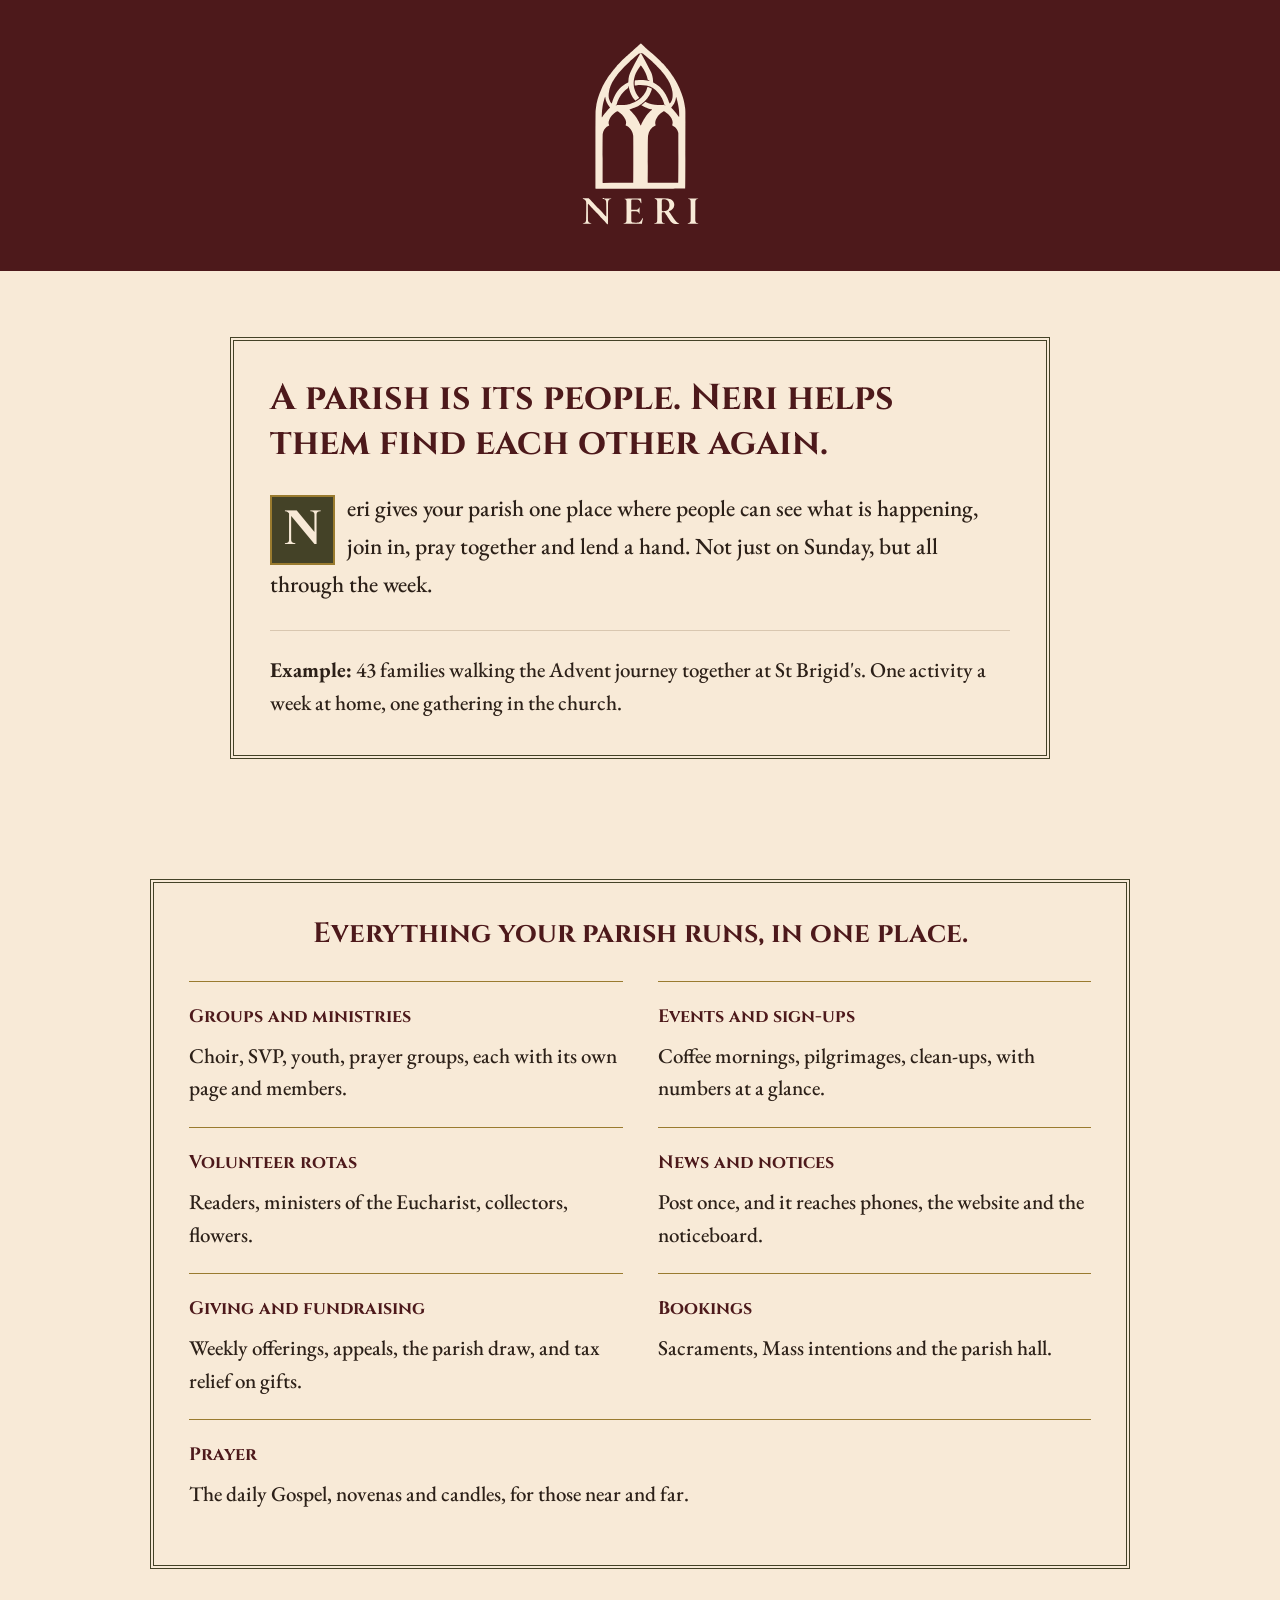
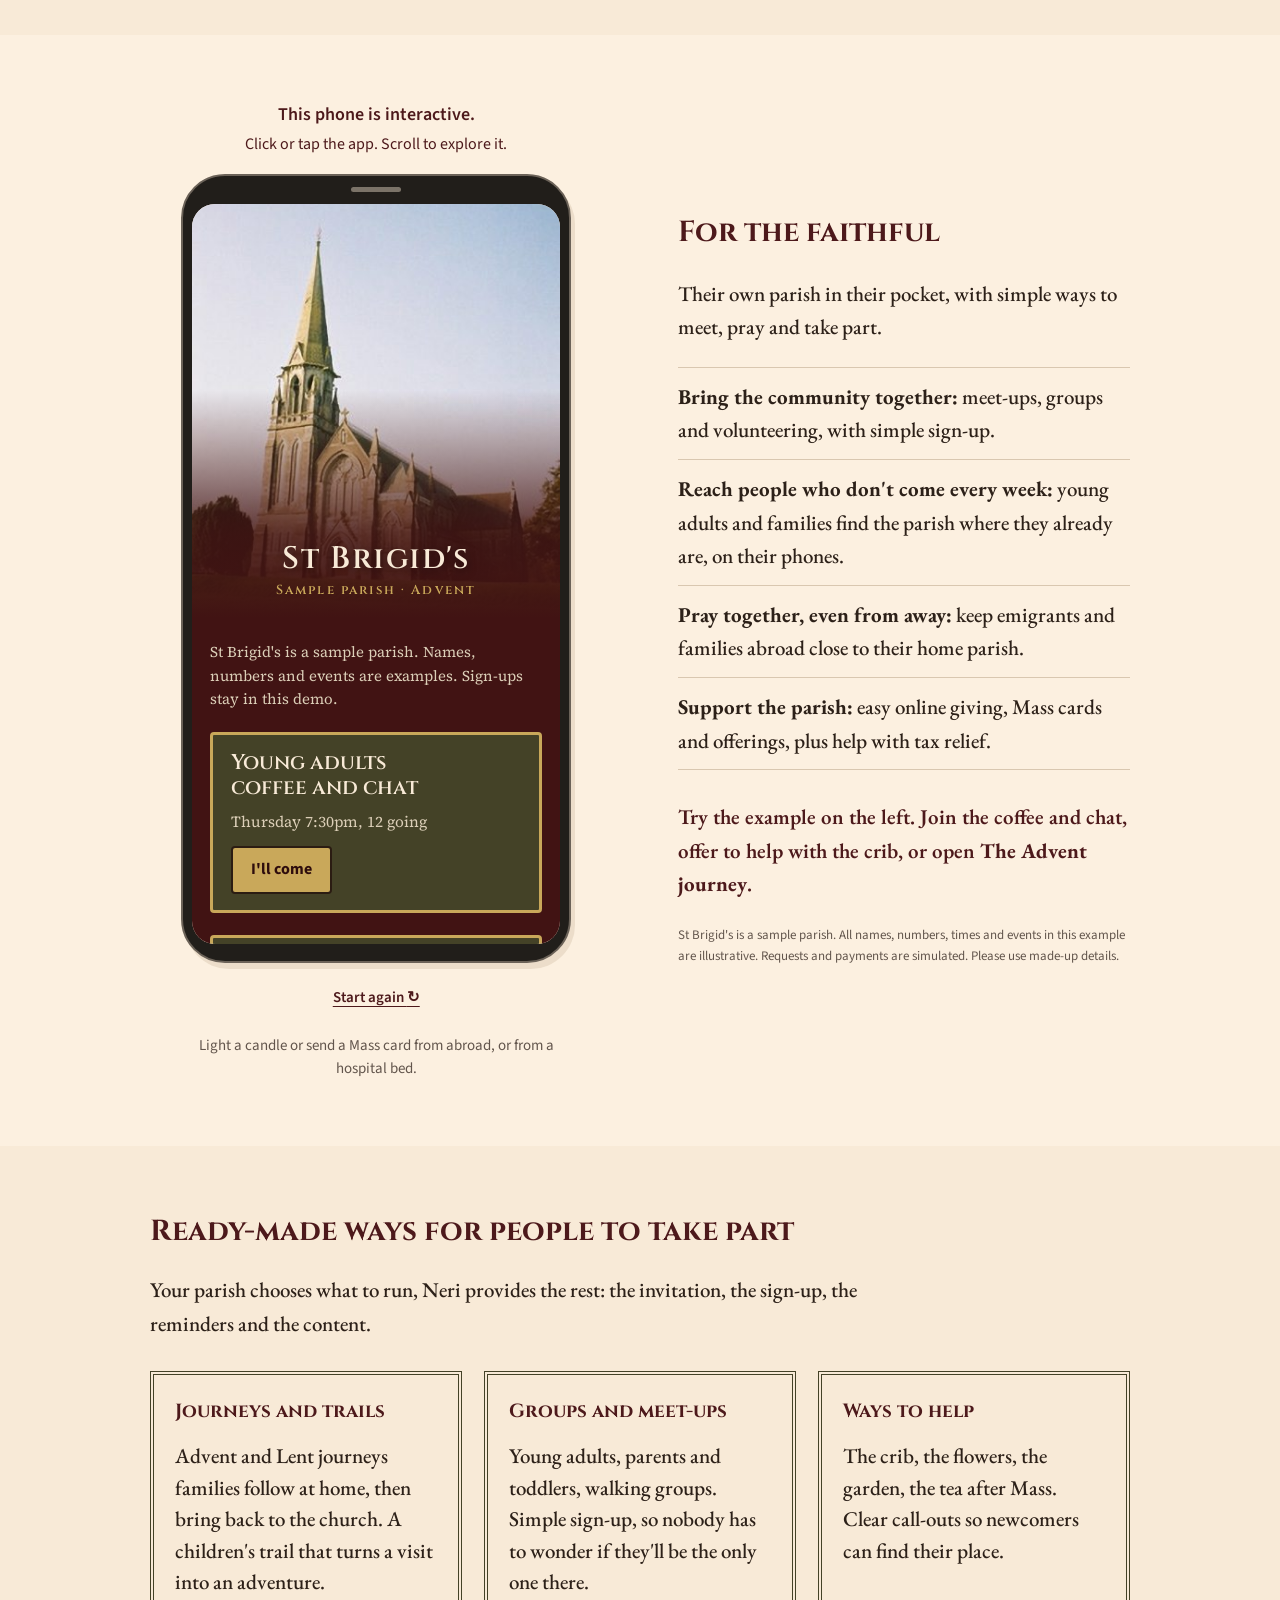
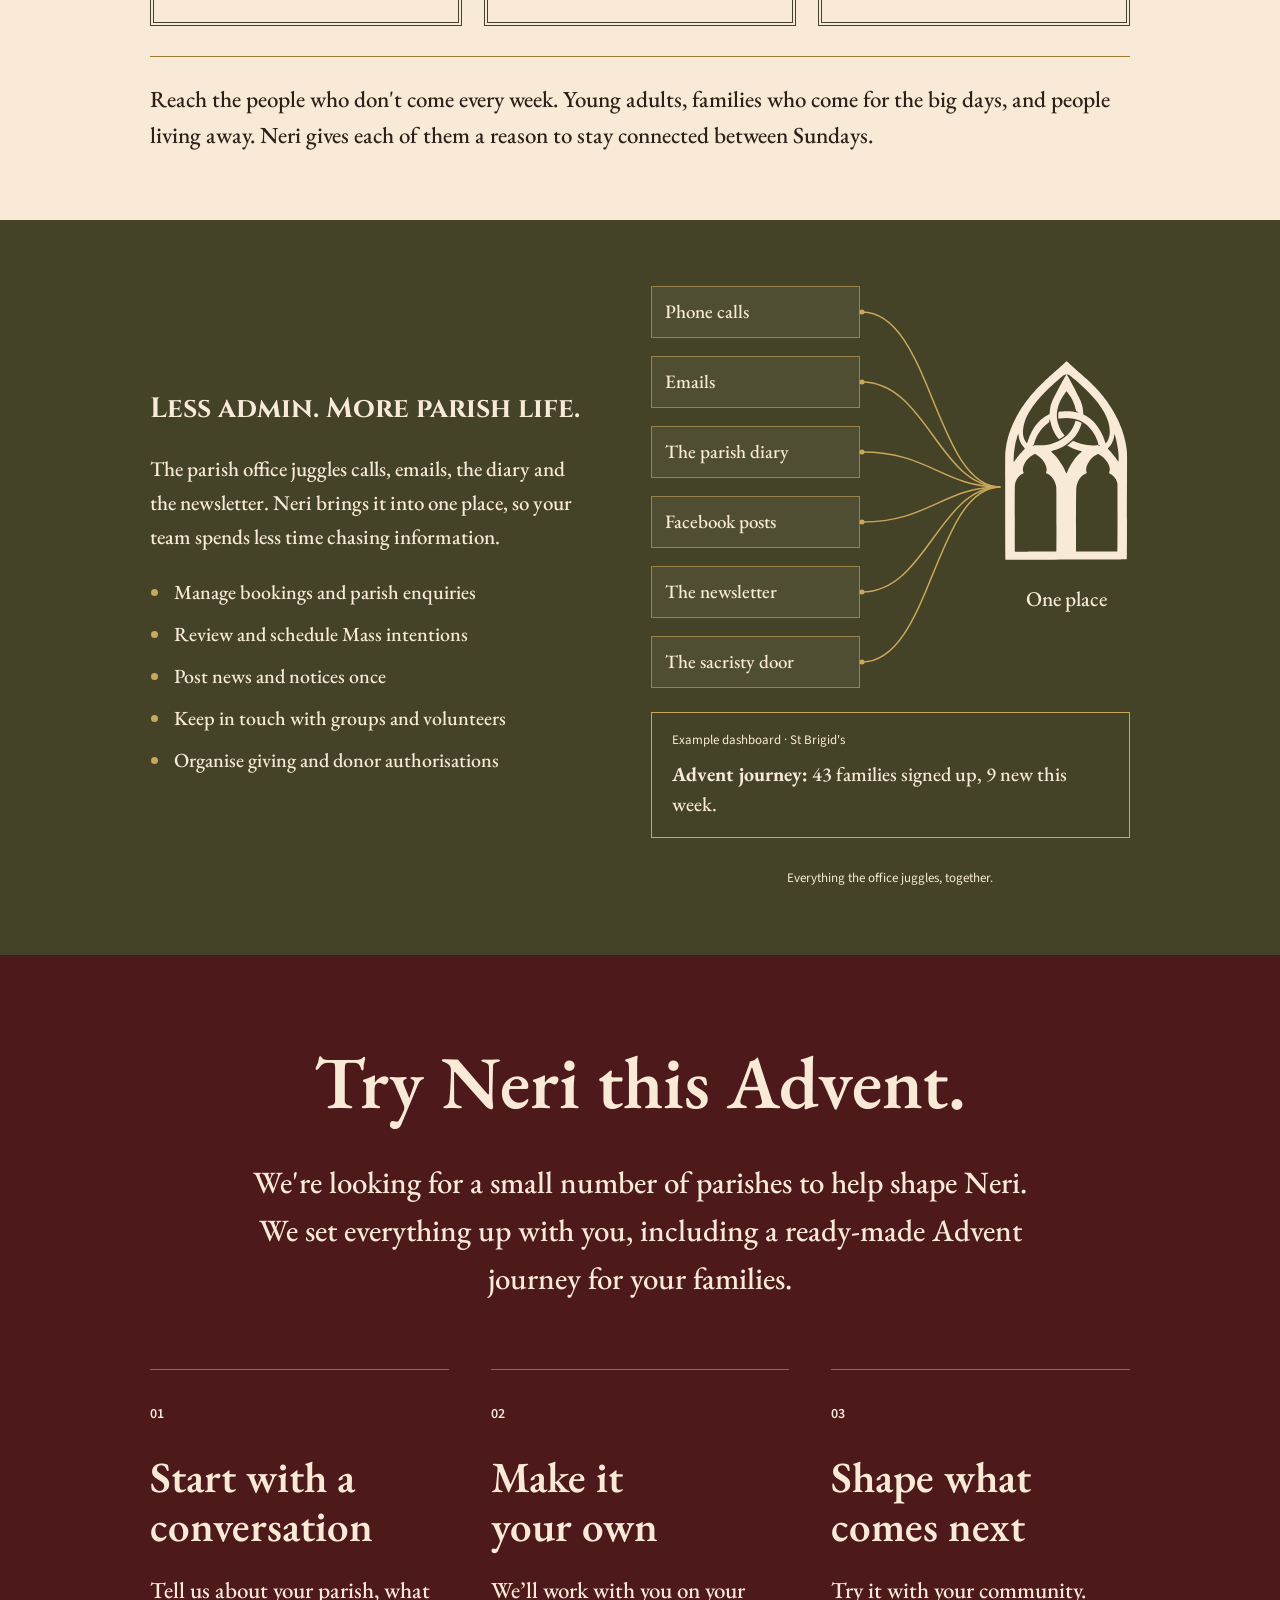
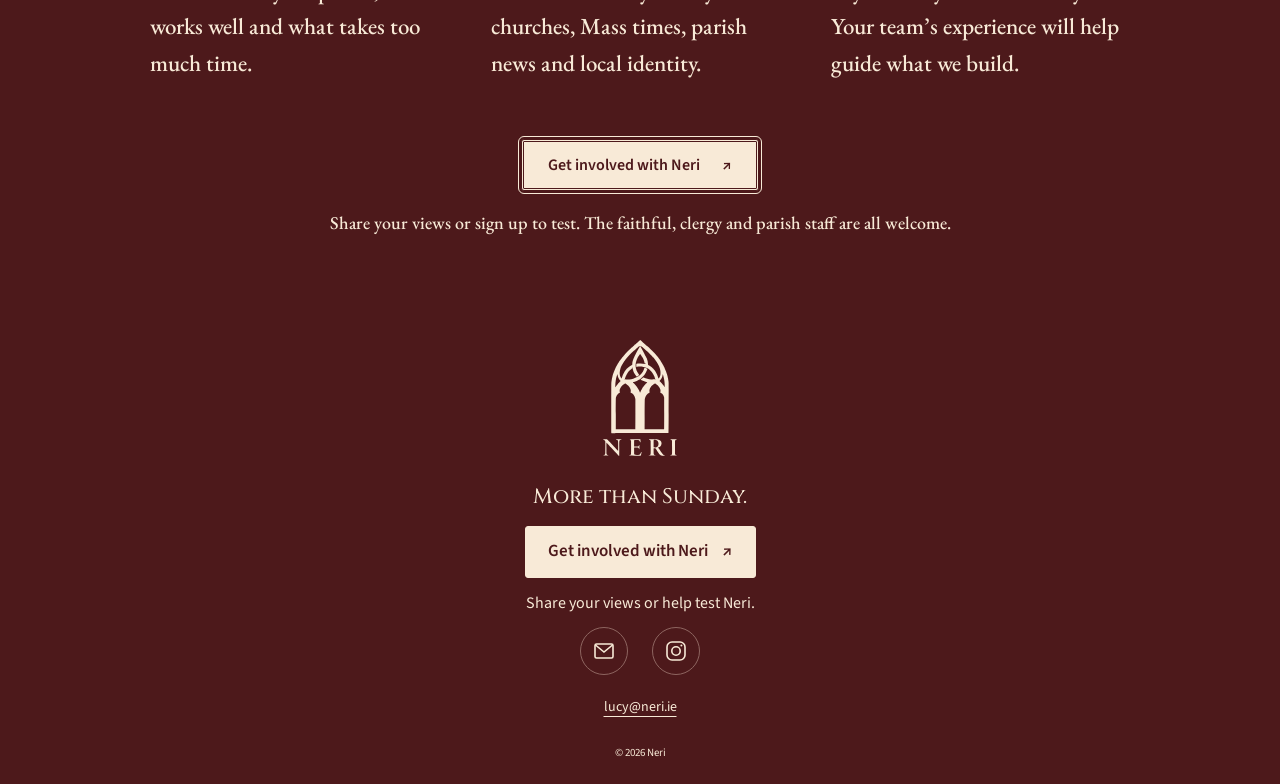
<file: docs/index.html>
<!doctype html>
<html lang="en-IE">
<head>
<meta charset="utf-8">
<meta name="viewport" content="width=device-width,initial-scale=1">
<meta name="theme-color" content="#4D191B">
<title>Neri | Bring your parish together.</title>
<meta name="description" content="A mobile app and website to bring your parish together. Meet, pray, help out and take part all through the week. Help shape Neri.">
<meta property="og:title" content="Neri | Bring your parish together.">
<meta property="og:description" content="Bring your parish together. Groups, events, volunteering, news, giving, bookings and prayer in one place. Help shape Neri.">
<meta property="og:type" content="website">
<link rel="icon" href="assets/neri-window-olive.svg?v=10" type="image/svg+xml">
<link rel="preconnect" href="https://fonts.googleapis.com">
<link rel="preconnect" href="https://fonts.gstatic.com" crossorigin>
<link href="https://fonts.googleapis.com/css2?family=Cinzel:wght@500;600;700&family=EB+Garamond:wght@400;500;600&family=Uncial+Antiqua&family=Source+Sans+3:wght@400;600&display=swap" rel="stylesheet">
<link rel="stylesheet" href="styles.css?v=18">
<script src="script.js?v=8" defer></script>
</head>
<body>
<a href="#main" class="skip">Skip to content</a>
<header class="welcome">
 <div class="wrap welcome-inner">
  <img class="signature" src="assets/neri-logo-cream.svg?v=10" width="120" height="190" alt="Neri">

 </div>
</header>
<main id="main">
 <section class="introduction section" aria-labelledby="intro-title">
  <div class="wrap intro-grid"><div class="intro-sheet">
   <div class="intro-copy"><h1 id="intro-title">A parish is its people. Neri helps them find each other again.</h1><p>Neri gives your parish one place where people can see what is happening, join in, pray together and lend a hand. Not just on Sunday, but all through the week.</p></div>
   <p class="community-example"><strong>Example:</strong> 43 families walking the Advent journey together at St Brigid's. One activity a week at home, one gathering in the church.</p>
   </div>
  </div>
 </section>
 <section class="parish-platform section" aria-labelledby="platform-title">
  <div class="wrap feature-notice">
   <h2 id="platform-title">Everything your parish runs, in one place.</h2>
   <ul class="feature-list">
    <li><h3>Groups and ministries</h3><p>Choir, SVP, youth, prayer groups, each with its own page and members.</p></li>
    <li><h3>Events and sign-ups</h3><p>Coffee mornings, pilgrimages, clean-ups, with numbers at a glance.</p></li>
    <li><h3>Volunteer rotas</h3><p>Readers, ministers of the Eucharist, collectors, flowers.</p></li>
    <li><h3>News and notices</h3><p>Post once, and it reaches phones, the website and the noticeboard.</p></li>
    <li><h3>Giving and fundraising</h3><p>Weekly offerings, appeals, the parish draw, and tax relief on gifts.</p></li>
    <li><h3>Bookings</h3><p>Sacraments, Mass intentions and the parish hall.</p></li>
    <li><h3>Prayer</h3><p>The daily Gospel, novenas and candles, for those near and far.</p></li>
   </ul>
  </div>
 </section>
 <section class="faithful section" id="parish-app" aria-labelledby="app-title">
  <div class="wrap parish-grid">
   <figure class="demo-figure">
    <p class="demo-instruction" id="demo-instruction"><strong>This phone is interactive.</strong><span>Click or tap the app. Scroll to explore it.</span></p>
    <div class="phone-shell"><div class="phone-speaker" aria-hidden="true"></div><iframe id="parish-demo" src="demo/index.html?v=8" title="Clickable Neri parish app prototype for St Brigid's, a sample parish" aria-describedby="demo-instruction" loading="lazy" width="390" height="780" referrerpolicy="same-origin"></iframe></div>
    <figcaption><button type="button" id="reset-demo" hidden>Start again <span aria-hidden="true">↻</span></button><p class="candle-caption">Light a candle or send a Mass card from abroad, or from a hospital bed.</p></figcaption>
   </figure>
   <div class="parish-copy"><h2 id="app-title">For the faithful</h2><p>Their own parish in their pocket, with simple ways to meet, pray and take part.</p>
    <ul class="parish-benefits">
     <li><strong>Bring the community together:</strong> meet-ups, groups and volunteering, with simple sign-up.</li>
     <li><strong>Reach people who don't come every week:</strong> young adults and families find the parish where they already are, on their phones.</li>
     <li><strong>Pray together, even from away:</strong> keep emigrants and families abroad close to their home parish.</li>
     <li><strong>Support the parish:</strong> easy online giving, Mass cards and offerings, plus help with tax relief.</li>
    </ul>
    <p class="demo-prompt">Try the example on the left. Join the coffee and chat, offer to help with the crib, or open <strong>The Advent journey</strong>.</p>
    <p class="prototype-note">St Brigid's is a sample parish. All names, numbers, times and events in this example are illustrative. Requests and payments are simulated. Please use made-up details.</p>
   </div>
  </div>
 </section>
 <section class="participation section" aria-labelledby="participation-title">
  <div class="wrap">
   <h2 id="participation-title">Ready-made ways for people to take part</h2>
   <p class="participation-intro">Your parish chooses what to run, Neri provides the rest: the invitation, the sign-up, the reminders and the content.</p>
   <div class="participation-cards">
    <article><h3>Journeys and trails</h3><p>Advent and Lent journeys families follow at home, then bring back to the church. A children's trail that turns a visit into an adventure.</p></article>
    <article><h3>Groups and meet-ups</h3><p>Young adults, parents and toddlers, walking groups. Simple sign-up, so nobody has to wonder if they'll be the only one there.</p></article>
    <article><h3>Ways to help</h3><p>The crib, the flowers, the garden, the tea after Mass. Clear call-outs so newcomers can find their place.</p></article>
   </div>
   <p class="participation-reach">Reach the people who don't come every week. Young adults, families who come for the big days, and people living away. Neri gives each of them a reason to stay connected between Sundays.</p>
  </div>
 </section>
 <section class="office section" aria-labelledby="office-title">
  <div class="wrap office-grid">
   <div class="office-copy"><h2 id="office-title">Less admin. More parish life.</h2><p>The parish office juggles calls, emails, the diary and the newsletter. Neri brings it into one place, so your team spends less time chasing information.</p><ul class="office-benefits"><li>Manage bookings and parish enquiries</li><li>Review and schedule Mass intentions</li><li>Post news and notices once</li><li>Keep in touch with groups and volunteers</li><li>Organise giving and donor authorisations</li></ul></div>
   <figure class="office-preview" aria-label="Phone calls, emails, the parish diary, Facebook posts, the newsletter and the sacristy door brought together in Neri.">
    <div class="office-channels">
     <ul class="channel-list"><li>Phone calls</li><li>Emails</li><li>The parish diary</li><li>Facebook posts</li><li>The newsletter</li><li>The sacristy door</li></ul>
     <svg class="channel-connections" viewBox="0 0 140 402" preserveAspectRatio="none" fill="none" aria-hidden="true">
      <g stroke="currentColor" stroke-width="1.5"><path d="M2 26C70 26 74 201 138 201"/><path d="M2 96C65 96 78 201 138 201"/><path d="M2 166C68 166 82 201 138 201"/><path d="M2 236C68 236 82 201 138 201"/><path d="M2 306C65 306 78 201 138 201"/><path d="M2 376C70 376 74 201 138 201"/></g>
      <g fill="currentColor"><circle cx="2" cy="26" r="2.5"/><circle cx="2" cy="96" r="2.5"/><circle cx="2" cy="166" r="2.5"/><circle cx="2" cy="236" r="2.5"/><circle cx="2" cy="306" r="2.5"/><circle cx="2" cy="376" r="2.5"/></g>
     </svg>
     <div class="channel-destination"><img src="assets/neri-window-cream.svg?v=10" width="125" height="198" alt="Neri"><p>One place</p></div>
    </div>
    <div class="office-dashboard"><p class="dashboard-label">Example dashboard · St Brigid's</p><p><strong>Advent journey:</strong> 43 families signed up, 9 new this week.</p></div>
    <figcaption>Everything the office juggles, together.</figcaption>
   </figure>
  </div>
 </section>
 <section class="invitation section" aria-labelledby="invitation-title">
  <div class="wrap invitation-inner">
   <h2 id="invitation-title">Try Neri this Advent.</h2>
   <p class="trial-intro">We're looking for a small number of parishes to help shape Neri. We set everything up with you, including a ready-made Advent journey for your families.</p>
   <ol class="trial-steps">
    <li><span class="step-number">01</span><h3>Start with a <br>conversation</h3><p>Tell us about your parish, what works well and what takes too much time.</p></li>
    <li><span class="step-number">02</span><h3>Make it <br>your own</h3><p>We’ll work with you on your churches, Mass times, parish news and local identity.</p></li>
    <li><span class="step-number">03</span><h3>Shape what <br>comes next</h3><p>Try it with your community. Your team’s experience will help guide what we build.</p></li>
   </ol>
   <a class="signup-link" href="https://tally.so/r/bZZr1g">Get involved with Neri <span aria-hidden="true">↗</span></a>
   <p class="tester-invitation">Share your views or sign up to test. The faithful, clergy and parish staff are all welcome.</p>
  </div>
 </section>
</main>
<footer class="closing" id="pilot">
 <div class="wrap closing-inner">
  <img src="assets/neri-logo-cream.svg?v=10" width="78" height="124" alt="Neri">
  <p class="campaign">More than Sunday.</p>
  <a class="closing-cta" href="https://tally.so/r/bZZr1g">Get involved with Neri <span aria-hidden="true">↗</span></a>
  <p class="signup-note">Share your views or help test Neri.</p>
  <div class="social-row">
   <a href="mailto:lucy@neri.ie" aria-label="Email us at lucy@neri.ie">
    <svg viewBox="0 0 24 24" width="24" height="24" fill="none" stroke="currentColor" stroke-width="1.6" aria-hidden="true"><rect x="3" y="5" width="18" height="14" rx="1.5"/><path d="M3.5 6l8.5 7 8.5-7"/></svg>
   </a>
   <a href="https://www.instagram.com/neriforparishes/" aria-label="Neri on Instagram" target="_blank" rel="noopener">
    <svg viewBox="0 0 24 24" width="24" height="24" fill="none" stroke="currentColor" stroke-width="1.6" aria-hidden="true"><rect x="3" y="3" width="18" height="18" rx="5"/><circle cx="12" cy="12" r="4.2"/><circle cx="17.4" cy="6.6" r="1" fill="currentColor" stroke="none"/></svg>
   </a>
  </div>
  <p class="footer-email"><a href="mailto:lucy@neri.ie">lucy@neri.ie</a></p>
  <p class="footer-note">© 2026 Neri</p>
 </div>
</footer>
</body>
</html>
</file>
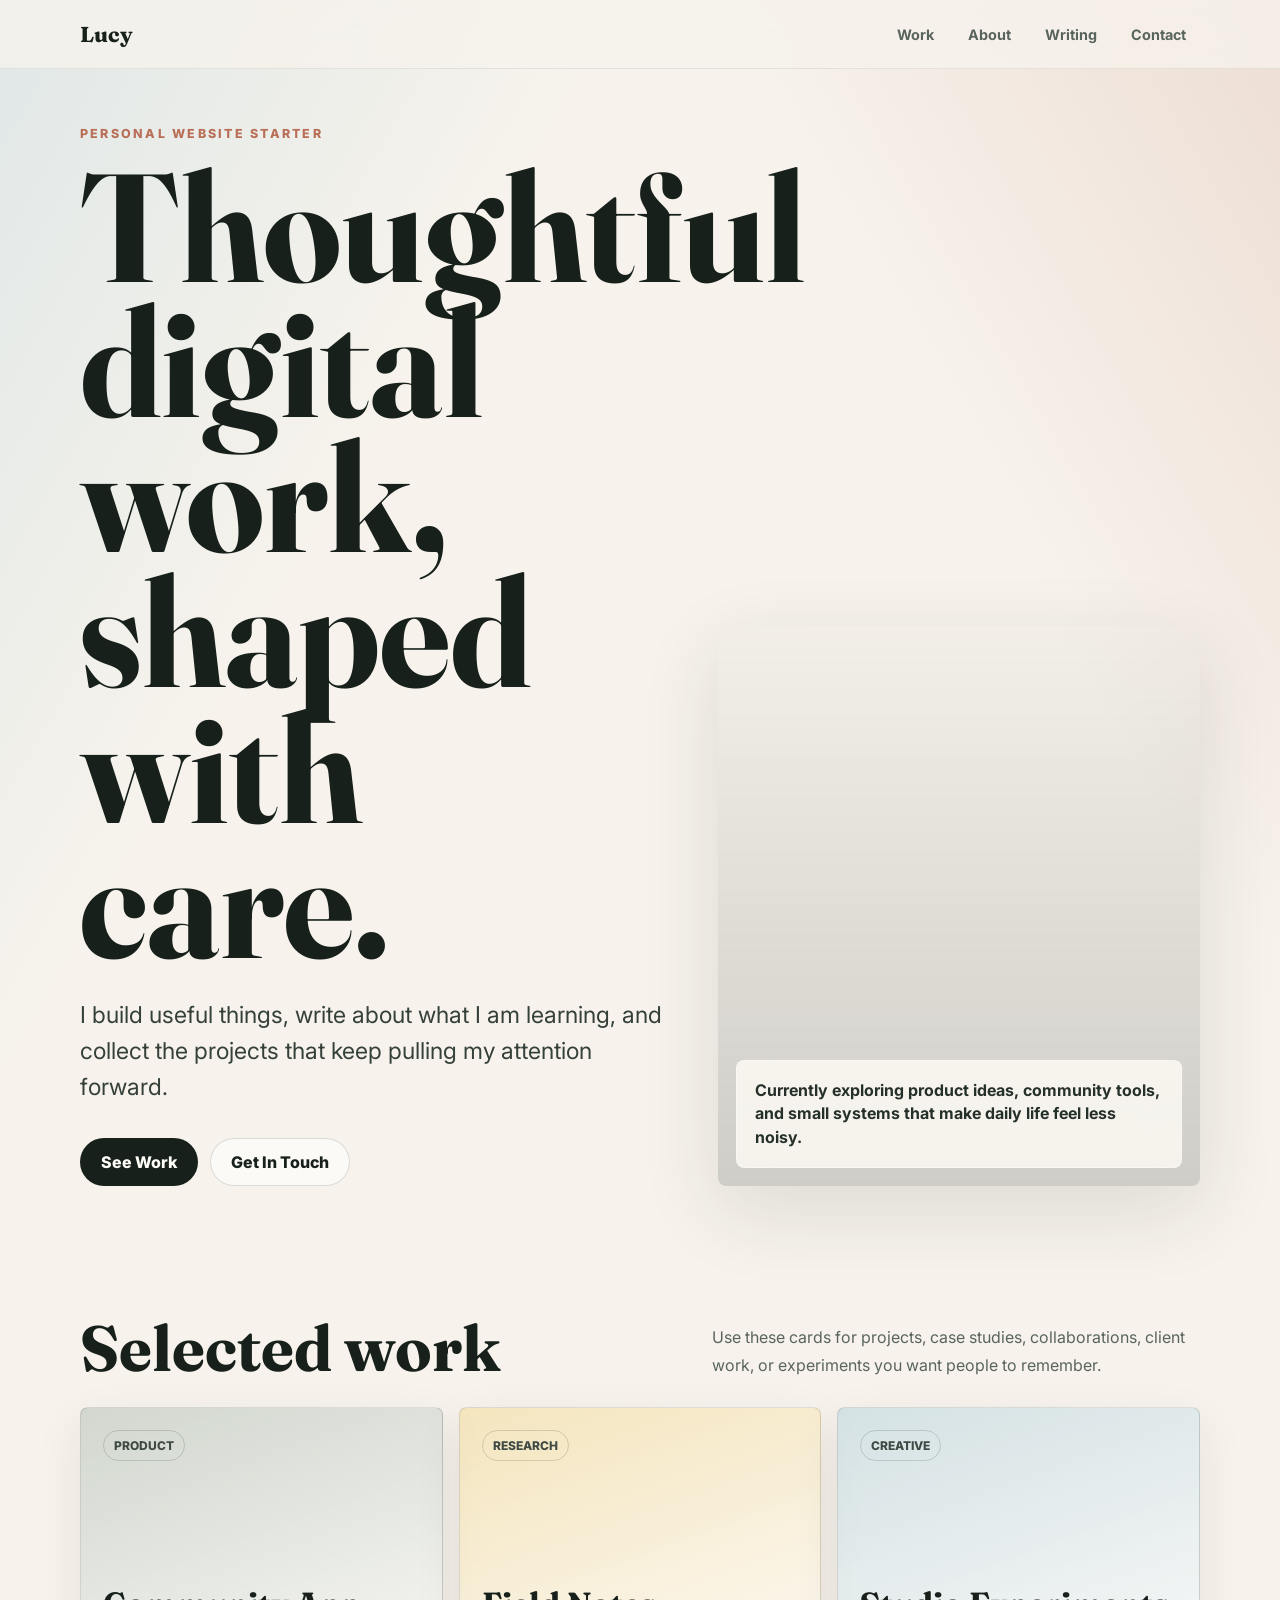
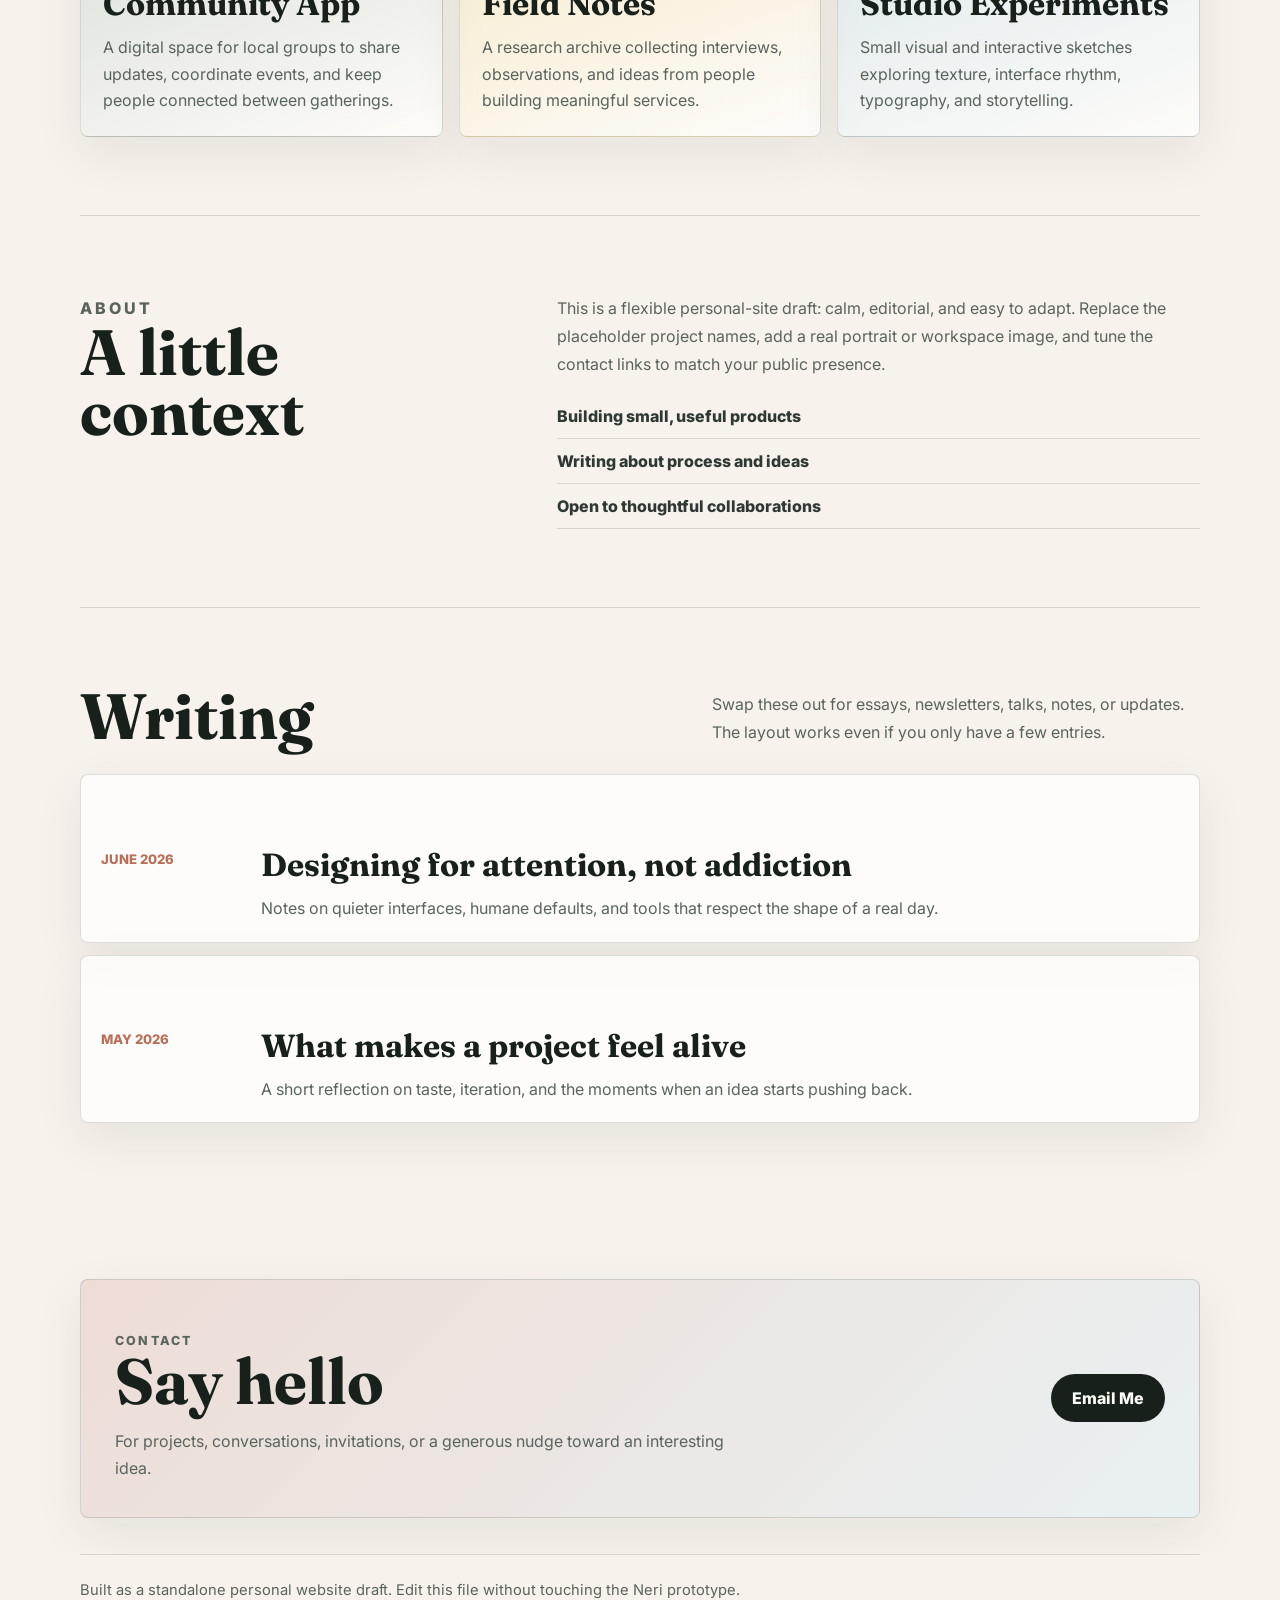
<file: personal-website.html>
<!DOCTYPE html>
<html lang="en">
<head>
  <meta charset="UTF-8">
  <meta name="viewport" content="width=device-width, initial-scale=1.0">
  <title>Lucy | Personal Website</title>
  <meta name="description" content="A personal website for Lucy: work, writing, projects, and ways to get in touch.">
  <link rel="preconnect" href="https://fonts.googleapis.com">
  <link rel="preconnect" href="https://fonts.gstatic.com" crossorigin>
  <link href="https://fonts.googleapis.com/css2?family=Fraunces:opsz,wght@9..144,500;9..144,650;9..144,750&family=Inter:wght@400;500;600;700;800&display=swap" rel="stylesheet">
  <style>
    :root {
      color-scheme: light;
      --paper: #f7f3ec;
      --ink: #17201b;
      --muted: #59645d;
      --line: rgba(23, 32, 27, 0.14);
      --sage: #8aa197;
      --clay: #b96f57;
      --butter: #f1cf73;
      --sky: #9dc6d8;
      --white: rgba(255, 255, 255, 0.72);
      --shadow: 0 24px 80px rgba(34, 42, 38, 0.12);
    }

    * {
      box-sizing: border-box;
    }

    html {
      scroll-behavior: smooth;
    }

    body {
      margin: 0;
      font-family: Inter, system-ui, sans-serif;
      color: var(--ink);
      background:
        linear-gradient(120deg, rgba(157, 198, 216, 0.26), transparent 34rem),
        linear-gradient(240deg, rgba(185, 111, 87, 0.16), transparent 32rem),
        var(--paper);
    }

    a {
      color: inherit;
      text-decoration: none;
    }

    .site-header {
      position: fixed;
      top: 0;
      left: 0;
      right: 0;
      z-index: 10;
      border-bottom: 1px solid rgba(23, 32, 27, 0.08);
      background: rgba(247, 243, 236, 0.78);
      backdrop-filter: blur(18px);
    }

    .nav {
      display: flex;
      align-items: center;
      justify-content: space-between;
      width: min(1120px, calc(100% - 32px));
      min-height: 68px;
      margin: 0 auto;
    }

    .brand {
      font-family: Fraunces, Georgia, serif;
      font-size: 1.35rem;
      font-weight: 750;
    }

    .nav-links {
      display: flex;
      gap: 6px;
      align-items: center;
    }

    .nav-links a {
      border-radius: 999px;
      padding: 10px 14px;
      color: var(--muted);
      font-size: 0.9rem;
      font-weight: 700;
    }

    .nav-links a:hover {
      background: rgba(255, 255, 255, 0.7);
      color: var(--ink);
    }

    main {
      overflow: hidden;
    }

    .hero {
      min-height: 92vh;
      display: grid;
      align-items: end;
      width: min(1120px, calc(100% - 32px));
      margin: 0 auto;
      padding: 126px 0 54px;
    }

    .hero-grid {
      display: grid;
      grid-template-columns: minmax(0, 1.1fr) minmax(280px, 0.9fr);
      gap: 48px;
      align-items: end;
    }

    .eyebrow {
      margin: 0 0 18px;
      color: var(--clay);
      font-size: 0.78rem;
      font-weight: 800;
      letter-spacing: 0.18em;
      text-transform: uppercase;
    }

    h1,
    h2,
    h3 {
      font-family: Fraunces, Georgia, serif;
      margin: 0;
      letter-spacing: 0;
    }

    h1 {
      max-width: 800px;
      font-size: clamp(4.2rem, 12vw, 9.6rem);
      line-height: 0.88;
    }

    .intro {
      max-width: 620px;
      margin: 28px 0 0;
      color: #344039;
      font-size: clamp(1.1rem, 2vw, 1.45rem);
      line-height: 1.55;
    }

    .actions {
      display: flex;
      flex-wrap: wrap;
      gap: 12px;
      margin-top: 32px;
    }

    .button {
      display: inline-flex;
      align-items: center;
      justify-content: center;
      min-height: 48px;
      border: 1px solid var(--line);
      border-radius: 999px;
      padding: 0 20px;
      background: var(--ink);
      color: #fffdf7;
      font-weight: 800;
    }

    .button.secondary {
      background: rgba(255, 255, 255, 0.56);
      color: var(--ink);
    }

    .portrait {
      min-height: 560px;
      position: relative;
      border-radius: 8px;
      overflow: hidden;
      background:
        linear-gradient(180deg, rgba(23, 32, 27, 0.02), rgba(23, 32, 27, 0.18)),
        url("https://images.unsplash.com/photo-1517486808906-6ca8b3f04846?auto=format&fit=crop&w=1100&q=80") center/cover;
      box-shadow: var(--shadow);
    }

    .portrait-note {
      position: absolute;
      left: 18px;
      right: 18px;
      bottom: 18px;
      border: 1px solid rgba(255, 255, 255, 0.38);
      border-radius: 8px;
      padding: 18px;
      background: rgba(255, 253, 247, 0.78);
      backdrop-filter: blur(18px);
    }

    .portrait-note p {
      margin: 0;
      color: #26302a;
      font-weight: 700;
      line-height: 1.45;
    }

    section {
      width: min(1120px, calc(100% - 32px));
      margin: 0 auto;
      padding: 78px 0;
    }

    .section-heading {
      display: grid;
      grid-template-columns: minmax(0, 0.55fr) minmax(0, 0.45fr);
      gap: 36px;
      align-items: end;
      margin-bottom: 28px;
    }

    h2 {
      font-size: clamp(2.5rem, 5vw, 4.8rem);
      line-height: 0.95;
    }

    .section-heading p,
    .about p {
      margin: 0;
      color: var(--muted);
      font-size: 1rem;
      line-height: 1.75;
    }

    .work-grid {
      display: grid;
      grid-template-columns: repeat(3, minmax(0, 1fr));
      gap: 16px;
    }

    .work-card,
    .writing-card,
    .contact-panel {
      border: 1px solid var(--line);
      border-radius: 8px;
      background: var(--white);
      box-shadow: 0 16px 48px rgba(34, 42, 38, 0.08);
    }

    .work-card {
      min-height: 330px;
      display: flex;
      flex-direction: column;
      justify-content: space-between;
      padding: 22px;
    }

    .work-card:nth-child(1) {
      background: linear-gradient(160deg, rgba(138, 161, 151, 0.34), var(--white));
    }

    .work-card:nth-child(2) {
      background: linear-gradient(160deg, rgba(241, 207, 115, 0.38), var(--white));
    }

    .work-card:nth-child(3) {
      background: linear-gradient(160deg, rgba(157, 198, 216, 0.38), var(--white));
    }

    .tag {
      width: fit-content;
      border: 1px solid rgba(23, 32, 27, 0.16);
      border-radius: 999px;
      padding: 7px 10px;
      color: #3f4a44;
      font-size: 0.75rem;
      font-weight: 800;
      text-transform: uppercase;
    }

    h3 {
      margin-top: 54px;
      font-size: 2rem;
      line-height: 1;
    }

    .work-card p,
    .writing-card p {
      margin: 14px 0 0;
      color: var(--muted);
      line-height: 1.65;
    }

    .about {
      display: grid;
      grid-template-columns: 0.8fr 1.2fr;
      gap: 48px;
      align-items: start;
      border-top: 1px solid var(--line);
      border-bottom: 1px solid var(--line);
    }

    .about-list {
      display: grid;
      gap: 12px;
    }

    .about-list span {
      display: block;
      border-bottom: 1px solid var(--line);
      padding: 0 0 12px;
      color: #2f3933;
      font-weight: 800;
    }

    .writing-list {
      display: grid;
      gap: 12px;
    }

    .writing-card {
      display: grid;
      grid-template-columns: 140px 1fr;
      gap: 20px;
      align-items: center;
      padding: 20px;
    }

    .writing-card time {
      color: var(--clay);
      font-size: 0.82rem;
      font-weight: 800;
      text-transform: uppercase;
    }

    .contact {
      padding-bottom: 36px;
    }

    .contact-panel {
      display: grid;
      grid-template-columns: 1fr auto;
      gap: 28px;
      align-items: center;
      padding: 34px;
      background:
        linear-gradient(135deg, rgba(185, 111, 87, 0.22), rgba(157, 198, 216, 0.2)),
        rgba(255, 255, 255, 0.66);
    }

    .contact-panel p {
      max-width: 640px;
      margin: 16px 0 0;
      color: var(--muted);
      line-height: 1.7;
    }

    footer {
      width: min(1120px, calc(100% - 32px));
      margin: 0 auto;
      padding: 26px 0 34px;
      border-top: 1px solid var(--line);
      color: var(--muted);
      font-size: 0.92rem;
    }

    @media (max-width: 860px) {
      .nav {
        min-height: 62px;
      }

      .nav-links {
        display: none;
      }

      .hero-grid,
      .section-heading,
      .about,
      .contact-panel {
        grid-template-columns: 1fr;
      }

      .hero {
        min-height: auto;
        padding-top: 104px;
      }

      .portrait {
        min-height: 440px;
      }

      .work-grid {
        grid-template-columns: 1fr;
      }

      .writing-card {
        grid-template-columns: 1fr;
      }
    }

    @media (max-width: 520px) {
      .actions,
      .button {
        width: 100%;
      }

      section {
        padding: 58px 0;
      }

      .contact-panel {
        padding: 24px;
      }
    }
  </style>
</head>
<body>
  <header class="site-header">
    <nav class="nav" aria-label="Main navigation">
      <a class="brand" href="#">Lucy</a>
      <div class="nav-links">
        <a href="#work">Work</a>
        <a href="#about">About</a>
        <a href="#writing">Writing</a>
        <a href="#contact">Contact</a>
      </div>
    </nav>
  </header>

  <main>
    <section class="hero">
      <div class="hero-grid">
        <div>
          <p class="eyebrow">Personal website starter</p>
          <h1>Thoughtful digital work, shaped with care.</h1>
          <p class="intro">
            I build useful things, write about what I am learning, and collect the projects that keep pulling my attention forward.
          </p>
          <div class="actions">
            <a class="button" href="#work">See Work</a>
            <a class="button secondary" href="mailto:hello@example.com">Get In Touch</a>
          </div>
        </div>
        <div class="portrait" role="img" aria-label="A warm workspace scene">
          <div class="portrait-note">
            <p>Currently exploring product ideas, community tools, and small systems that make daily life feel less noisy.</p>
          </div>
        </div>
      </div>
    </section>

    <section id="work">
      <div class="section-heading">
        <h2>Selected work</h2>
        <p>Use these cards for projects, case studies, collaborations, client work, or experiments you want people to remember.</p>
      </div>
      <div class="work-grid">
        <article class="work-card">
          <span class="tag">Product</span>
          <div>
            <h3>Community App</h3>
            <p>A digital space for local groups to share updates, coordinate events, and keep people connected between gatherings.</p>
          </div>
        </article>
        <article class="work-card">
          <span class="tag">Research</span>
          <div>
            <h3>Field Notes</h3>
            <p>A research archive collecting interviews, observations, and ideas from people building meaningful services.</p>
          </div>
        </article>
        <article class="work-card">
          <span class="tag">Creative</span>
          <div>
            <h3>Studio Experiments</h3>
            <p>Small visual and interactive sketches exploring texture, interface rhythm, typography, and storytelling.</p>
          </div>
        </article>
      </div>
    </section>

    <section id="about" class="about">
      <div>
        <p class="eyebrow">About</p>
        <h2>A little context</h2>
      </div>
      <div>
        <p>
          This is a flexible personal-site draft: calm, editorial, and easy to adapt. Replace the placeholder project names, add a real portrait or workspace image, and tune the contact links to match your public presence.
        </p>
        <div class="about-list" aria-label="Highlights" style="margin-top: 28px;">
          <span>Building small, useful products</span>
          <span>Writing about process and ideas</span>
          <span>Open to thoughtful collaborations</span>
        </div>
      </div>
    </section>

    <section id="writing">
      <div class="section-heading">
        <h2>Writing</h2>
        <p>Swap these out for essays, newsletters, talks, notes, or updates. The layout works even if you only have a few entries.</p>
      </div>
      <div class="writing-list">
        <article class="writing-card">
          <time datetime="2026-06">June 2026</time>
          <div>
            <h3>Designing for attention, not addiction</h3>
            <p>Notes on quieter interfaces, humane defaults, and tools that respect the shape of a real day.</p>
          </div>
        </article>
        <article class="writing-card">
          <time datetime="2026-05">May 2026</time>
          <div>
            <h3>What makes a project feel alive</h3>
            <p>A short reflection on taste, iteration, and the moments when an idea starts pushing back.</p>
          </div>
        </article>
      </div>
    </section>

    <section id="contact" class="contact">
      <div class="contact-panel">
        <div>
          <p class="eyebrow">Contact</p>
          <h2>Say hello</h2>
          <p>For projects, conversations, invitations, or a generous nudge toward an interesting idea.</p>
        </div>
        <a class="button" href="mailto:hello@example.com">Email Me</a>
      </div>
    </section>
  </main>

  <footer>
    <span>Built as a standalone personal website draft. Edit this file without touching the Neri prototype.</span>
  </footer>
</body>
</html>
</file>
<file: docs/styles.css>
:root{--wine:#4D191B;--cream:#f8ead7;--green:#444227;--ink:#2c2018;--muted:#62554c;--line:#d9c7b0;--paper:#fcf0e0;--body:'EB Garamond',Georgia,serif;--initial:'Uncial Antiqua',Georgia,serif;--display:'Cinzel',Georgia,serif;--ui:'Source Sans 3',Arial,sans-serif;color-scheme:light}
*{box-sizing:border-box}html{scroll-behavior:smooth}body{margin:0;background:var(--cream);color:var(--ink);font:500 21px/1.6 var(--body);-webkit-font-smoothing:antialiased}h1,h2,h3,h4,p,figure{margin:0}h1,h2,h3{font-family:var(--display);font-weight:700;line-height:1.35}h1,h2{font-size:29px;color:var(--wine);text-wrap:balance}img{display:block;max-width:100%;height:auto}a{color:inherit;text-underline-offset:5px}button{font:600 15px var(--ui);cursor:pointer}a:focus-visible,button:focus-visible,iframe:focus-visible{outline:3px solid var(--green);outline-offset:5px}[hidden]{display:none!important}.wrap{width:min(980px,calc(100% - 80px));margin:auto}.section{padding:66px 0}.skip{position:fixed;top:10px;left:10px;transform:translateY(-200%);padding:10px 20px;background:var(--cream);z-index:20}.skip:focus{transform:none}
.welcome{background:var(--wine)}.welcome-inner{display:flex;justify-content:center;padding:39px 0 42px}.signature{width:119px;height:190px;object-fit:contain} .introduction{position:relative;isolation:isolate;overflow:hidden}.introduction::before{content:none}.intro-grid{position:relative}.intro-sheet{width:100%;max-width:820px;margin-inline:auto;padding:35px 36px;background:var(--cream);border:4px double var(--green)}.intro-copy h1{font-size:36px;font-weight:700;line-height:1.25}.intro-copy>p{font-size:23px;line-height:1.65;margin-top:24px}.intro-copy>p::first-letter{float:left;font:400 48px/1 var(--initial);padding:8px 11px 10px;margin:5px 12px 0 0;background:var(--green);color:var(--cream);border:2px solid #9a7b2f}.intro-audiences{list-style:none;padding:23px 0 0;margin:25px 0 0;border-top:1px solid var(--line);font-size:21px;line-height:1.6}.intro-audiences li+li{margin-top:13px}.intro-audiences strong{font-weight:600;color:var(--wine)}
.faithful{background:var(--paper)}.parish-grid{display:grid;grid-template-columns:minmax(0,1fr) minmax(0,1fr);gap:75px;align-items:center}.demo-figure{min-width:0;max-width:390px;width:100%;margin:auto}.demo-instruction{margin-bottom:17px;text-align:center;font:400 16px/1.55 var(--ui);color:var(--wine)}.demo-instruction strong{display:block;font-weight:600;font-size:18px}.demo-instruction span{display:block;margin-top:3px}.phone-shell{background:#211e1a;border:2px solid #6b6258;border-radius:44px;padding:28px 9px 17px;position:relative;box-shadow:4px 6px 0 #d9c7b077}.phone-speaker{position:absolute;top:11px;left:calc(50% - 25px);height:5px;width:50px;border-radius:5px;background:#7b7368}.phone-shell iframe{display:block;border:0;border-radius:23px;width:100%;height:740px;background:var(--wine)}.demo-figure figcaption{text-align:center;margin-top:11px;min-height:48px}#reset-demo{border:0;background:transparent;color:var(--wine);text-decoration:underline;text-underline-offset:4px;padding:10px;min-height:48px}.parish-copy>p{margin-top:24px}.parish-benefits,.office-benefits{margin:23px 0 0;padding-left:21px}.parish-benefits li,.office-benefits li{padding-left:3px;margin:10px 0}.parish-copy .demo-prompt{margin-top:30px;color:var(--wine)}.prototype-note{font:400 13px/1.65 var(--ui);color:var(--muted)}
.office-grid{display:grid;grid-template-columns:minmax(0,1fr) minmax(0,1.1fr);gap:65px;align-items:center}.office-copy>p{margin-top:24px}.office-copy h2{font-size:26px}.office-benefits{font-size:20px}.office-preview{min-width:0}.office-preview figcaption{font:400 12px/1.65 var(--ui);text-align:center;color:var(--muted);margin-top:15px}
.invitation{background:var(--wine);color:var(--cream);padding:86px 0 68px}.invitation-inner{text-align:center;max-width:1080px}.invitation h2{font:600 clamp(44px,5.8vw,78px)/1.1 var(--body);color:var(--cream);letter-spacing:0}.trial-intro{max-width:800px;margin:35px auto 0;font-size:clamp(23px,2.5vw,31px);line-height:1.55}.trial-steps{display:grid;grid-template-columns:repeat(3,minmax(0,1fr));gap:42px;list-style:none;margin:67px 0 30px;padding:0;text-align:left}.trial-steps li{border-top:1px solid #8e6560;padding-top:24px}.step-number{font:600 14px var(--ui)}.trial-steps h3{font:600 clamp(30px,3.4vw,43px)/1.14 var(--body);margin-top:25px}.trial-steps p{font-size:23px;line-height:1.6;margin-top:21px}.tester-invitation{font-size:18px;margin-top:18px}.invitation a:focus-visible{outline-color:var(--cream)}.closing{background:var(--wine);color:var(--cream);text-align:center;padding:32px 0 24px}.closing-inner{display:flex;flex-direction:column;align-items:center}.closing-inner>img{width:76px;height:121px;object-fit:contain}.campaign{font-family:var(--display);font-size:21px;margin-top:22px}.closing-cta{font:600 17px var(--ui);min-height:48px;display:inline-flex;align-items:center;gap:16px;margin-top:12px}.closing a:focus-visible,.closing button:focus-visible{outline-color:var(--cream)}.footer-note{font:400 11px var(--ui);margin-top:14px}
@media(max-width:1000px){.wrap{width:calc(100% - 60px)}.parish-grid{gap:45px}.office-grid{gap:35px}.phone-shell iframe{height:710px}}
@media(max-width:700px){.section{padding-block:43px}.wrap{width:calc(100% - 40px)}.intro-sheet{width:100%;padding:26px 23px}.intro-audiences{font-size:20px}.intro-copy h1{font-size:31px}.intro-copy>p{font-size:22px}.introduction::before{inset:0;opacity:.1}h1,h2{font-size:25px}.parish-grid{grid-template-columns:minmax(0,1fr);gap:27px}.demo-figure{grid-row:1}.parish-copy{grid-row:2}.demo-prompt{display:none}.demo-figure{max-width:390px}.phone-shell iframe{height:740px}.office-grid{grid-template-columns:minmax(0,1fr);gap:28px}.office-preview{max-width:500px;width:100%;margin:auto}.office-copy h2{font-size:25px}.welcome-inner{padding:30px 0}.signature{width:100px;height:159px}.invitation{padding-block:60px}}
@media(max-width:400px){.wrap{width:calc(100% - 32px)}.intro-sheet{padding:23px 17px}.intro-copy h1{font-size:27px}.intro-copy>p{font-size:21px}.intro-copy>p::first-letter{font-size:40px;padding:7px 9px;margin-right:10px}h1,h2{font-size:23px}.phone-shell{padding:23px 6px 12px;border-radius:34px}.phone-speaker{top:9px;width:40px;left:calc(50% - 20px);height:4px}.phone-shell iframe{height:700px;border-radius:22px}.demo-instruction{font-size:14px}.demo-instruction strong{font-size:17px}.office-copy h2{font-size:23px}.campaign{font-size:20px}}
@media(prefers-reduced-motion:reduce){html{scroll-behavior:auto}*{animation:none!important;transition:none!important}}
.signup-link{display:inline-flex;align-items:center;justify-content:center;gap:22px;min-height:52px;margin-top:27px;padding:12px 24px;background:var(--wine);color:var(--cream);border-radius:3px;font:600 16px var(--ui);text-decoration:none}.signup-link:hover{background:#3A1214}

.invitation .signup-link{background:var(--cream);color:var(--wine)}.invitation .signup-link:hover{background:#fff5e8}
@media(max-width:700px){.trial-steps{grid-template-columns:1fr;gap:28px;margin-top:40px}.trial-steps li{padding-top:17px}.trial-steps h3{font-size:34px;margin-top:12px}.trial-steps h3 br{display:none}.trial-steps p{font-size:21px;margin-top:12px}.trial-intro{margin-top:25px;font-size:23px}.tester-invitation{font-size:17px}}

.office-channels{display:grid;grid-template-columns:minmax(0,1.4fr) minmax(38px,.95fr) minmax(74px,.85fr);align-items:center}.channel-list{display:grid;grid-template-rows:repeat(6,52px);gap:18px;list-style:none;padding:0;margin:0}.channel-list li{display:flex;align-items:center;background:var(--paper);border:1px solid var(--line);padding:9px 13px;font-size:19px;line-height:1.25}.channel-connections{display:block;width:100%;height:402px;overflow:visible;color:#9a7b2f}.channel-destination{text-align:center;min-width:0}.channel-destination>img{width:100%;height:auto}.channel-destination>p{font-size:21px;color:var(--wine);margin-top:20px;white-space:nowrap}.office-preview figcaption{margin-top:30px;font-size:13px}.office-copy h2{font-family:var(--display);font-weight:700;font-size:28px;line-height:1.4}
@media(max-width:700px){.office-preview{max-width:480px}.channel-list li{font-size:20px}.office-copy h2{font-size:29px}}
@media(max-width:400px){.channel-list li{font-size:17px;padding-inline:10px}.channel-destination>p{font-size:19px}.office-copy h2{font-size:27px}}

.office{background:var(--green);color:var(--cream)}.office-copy h2,.office .channel-destination>p,.office-preview figcaption{color:var(--cream)}.office-benefits li::marker{color:#c9a85a}.office .channel-list li{background:#504e32;border-color:#998249}.office .channel-connections{color:#c9a85a}

.parish-copy h2{font-weight:700}.parish-benefits{list-style:none;padding-left:0;border-top:1px solid var(--line)}.parish-benefits li{padding:12px 0;margin:0;border-bottom:1px solid var(--line)}.parish-copy .demo-prompt{font-weight:600}.signup-link{border:3px double var(--cream);outline:1px solid var(--wine);outline-offset:2px}.invitation .signup-link{border-color:var(--wine);outline-color:var(--cream)}

.welcome-inner{flex-direction:column;align-items:center}.header-line{font:600 clamp(21px,3vw,27px)/1.4 var(--display);color:var(--cream);text-align:center;margin-top:24px}.header-signup{display:inline-flex;align-items:center;justify-content:center;min-height:48px;margin-top:18px;padding:10px 19px;border:1px solid var(--cream);border-radius:3px;color:var(--cream);font:600 15px var(--ui);text-decoration:none}.header-signup:hover{background:#ffffff14}.header-signup:focus-visible{outline-color:var(--cream)}
.parish-platform{padding-top:54px}.feature-notice{background:var(--cream);border:4px double var(--green);padding:32px 35px}.feature-notice>h2{font-size:28px;text-align:center;max-width:740px;margin-inline:auto}.feature-list{display:grid;grid-template-columns:repeat(2,minmax(0,1fr));gap:0 35px;list-style:none;padding:0;margin:28px 0 0}.feature-list li{padding:22px 0;border-top:1px solid #9a7b2f;min-width:0}.feature-list h3{font:700 18px/1.45 var(--display);color:var(--wine)}.feature-list p{font:500 21px/1.55 var(--body);margin-top:10px}.feature-list li:last-child{grid-column:1/-1}
.social-row{display:flex;justify-content:center;gap:24px;margin-top:12px}.social-row a{color:var(--cream);width:48px;height:48px;display:inline-flex;align-items:center;justify-content:center;border:1px solid #8e6560;border-radius:50%}.social-row a:hover{background:#ffffff14}.footer-email{font:400 14px var(--ui);margin-top:8px}.footer-email a{display:inline-flex;align-items:center;min-height:48px;padding-inline:12px;user-select:all}
@media(max-width:700px){.feature-list{grid-template-columns:minmax(0,1fr);margin-top:23px}.feature-notice{padding:27px 23px}.feature-notice>h2{font-size:25px}.feature-list{gap:0}.parish-platform{padding-top:43px}.campaign{font-size:19px}}
@media(max-width:400px){.feature-notice{padding:24px 17px}.feature-notice>h2{font-size:23px}.feature-list h3{font-size:17px}.feature-list p{font-size:20px}.header-line{font-size:20px}.campaign{font-size:18px}}

/* One invitation to share feedback, test or take part. */
.header-signup,.closing-cta{justify-content:center;gap:14px;padding:12px 22px;background:var(--cream);color:var(--wine);border:1px solid var(--cream);border-radius:3px;font:600 17px/1.4 var(--ui);text-decoration:none;min-height:52px;text-align:center}
.header-signup:hover,.closing-cta:hover{background:#fff5e8}
.signup-note{max-width:420px;margin-top:13px;color:var(--cream);font:400 16px/1.5 var(--ui);text-align:center;text-wrap:pretty}

/* Community examples and invitations use the existing parish notice styling. */
.hero-description{max-width:630px;margin-top:16px;color:var(--cream);font-size:22px;line-height:1.5;text-align:center}
.community-example{margin-top:26px;padding-top:22px;border-top:1px solid var(--line);font-size:21px}
.candle-caption{margin:12px auto 0;color:var(--muted);font:400 15px/1.55 var(--ui);max-width:360px}
.participation{background:var(--cream)}.participation-intro{max-width:760px;margin-top:22px}.participation-cards{display:grid;grid-template-columns:repeat(3,minmax(0,1fr));gap:22px;margin-top:30px}.participation-cards article{border:4px double var(--green);background:var(--cream);padding:24px 21px}.participation-cards h3{font-size:19px;color:var(--wine)}.participation-cards p{margin-top:16px;font-size:21px;line-height:1.5}.participation-reach{border-top:1px solid #9a7b2f;margin-top:30px;padding-top:24px;font-size:23px}.office-dashboard{border:1px solid var(--gold,#c9a85a);padding:18px 20px;margin-top:24px;font-size:20px;line-height:1.5}.dashboard-label{font:400 13px/1.5 var(--ui);margin-bottom:8px}
@media(max-width:700px){.hero-description{font-size:21px}.participation-cards{grid-template-columns:minmax(0,1fr)}.participation-cards article{padding:24px}.participation-reach{font-size:22px}}
</file>
